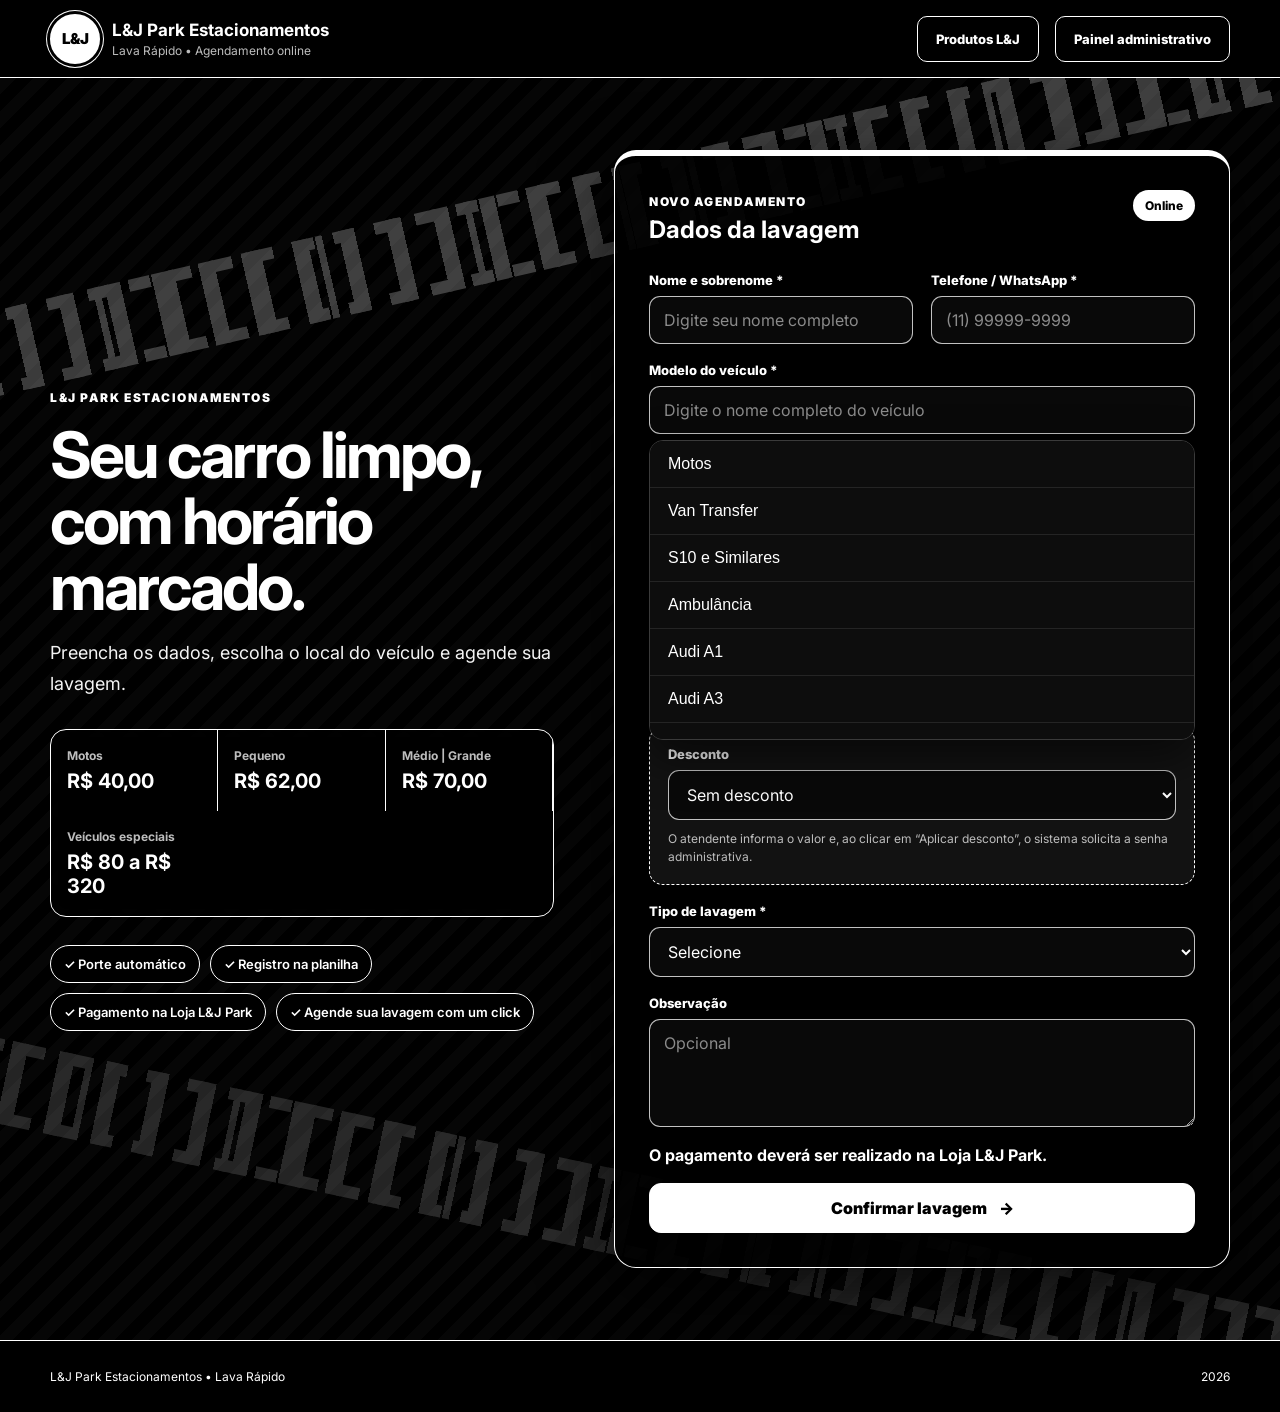
<file: index.html>
<!DOCTYPE html>
<html lang="pt-BR">
<head>
  <meta charset="UTF-8">
  <meta name="viewport" content="width=device-width,initial-scale=1.0">
  <meta name="description" content="Agendamento de lavagem de veículos da L&J Park Estacionamentos">
  <title>Agendamento de Lavagem | L&J Park Estacionamentos</title>

  <link rel="preconnect" href="https://fonts.googleapis.com">
  <link rel="preconnect" href="https://fonts.gstatic.com" crossorigin>
  <link href="https://fonts.googleapis.com/css2?family=Inter:wght@400;500;600;700;800;900&display=swap" rel="stylesheet">

  <link rel="stylesheet" href="style.css">

  <style>
    /* Ajuste específico do cabeçalho da página inicial */
    .topbar {
      gap: 24px;
    }

    .header-buttons {
      display: flex !important;
      align-items: center;
      justify-content: flex-end;
      gap: 16px !important;
      flex-wrap: wrap;
    }

    .header-buttons .admin-link {
      display: inline-flex !important;
      align-items: center;
      justify-content: center;
      min-height: 46px;
      margin: 0 !important;
      padding: 12px 18px;
      white-space: nowrap;
    }

    @media (max-width: 620px) {
      .topbar {
        flex-direction: column;
        align-items: stretch;
        gap: 18px;
      }

      .brand {
        justify-content: center;
      }

      .header-buttons {
        width: 100%;
        display: grid !important;
        grid-template-columns: 1fr 1fr;
        gap: 12px !important;
      }

      .header-buttons .admin-link {
        width: 100%;
        min-width: 0;
        font-size: 12px !important;
        text-align: center;
      }

      .header-buttons .admin-link::after {
        content: none !important;
      }
    }

    @media (max-width: 420px) {
      .header-buttons {
        grid-template-columns: 1fr;
      }
    }
  
    .discount-box {
      grid-column: 1 / -1;
      padding: 18px;
      border: 1px dashed var(--white);
      border-radius: 14px;
      background: var(--black-3);
    }

    .discount-fields {
      display: grid;
      grid-template-columns: 1fr 1fr;
      gap: 18px;
      margin-top: 16px;
    }

    .discount-note {
      margin: 10px 0 0;
      color: var(--muted);
      font-size: 12px;
      line-height: 1.5;
    }

    .discount-note.success {
      color: #72d991;
      font-weight: 700;
    }

    .discount-note.error {
      color: #ff8c8c;
      font-weight: 700;
    }

    .discount-action-field {
      display: flex;
      flex-direction: column;
      justify-content: flex-end;
    }

    .discount-action-field .secondary-button {
      min-height: 52px;
      width: 100%;
    }

    @media (max-width: 620px) {
      .discount-fields {
        grid-template-columns: 1fr;
      }
    }

  
    .vehicle-search-field {
      position: relative;
    }

    .vehicle-search-field > label {
      font-size: 13px;
      font-weight: 800;
      color: var(--white);
    }

    .vehicle-search-results{
    position:absolute;
    top:calc(100% + 6px);
    left:0;
    right:0;
    z-index:999;
    max-height:300px;
    overflow-y:auto;

    background:#0d0d0d;
    border:1px solid #3a3a3a;
    border-radius:14px;
    box-shadow:0 18px 45px rgba(0,0,0,.55);
}

.vehicle-search-item{
    width:100%;
    padding:14px 18px;

    background:#0d0d0d;
    color:#ffffff;

    border:none;
    border-bottom:1px solid #242424;

    text-align:left;
    font-size:16px;
    cursor:pointer;
    transition:.15s;
}

.vehicle-search-item:last-child{
    border-bottom:none;
}

.vehicle-search-item:hover,
.vehicle-search-item.active{
    background:#1976ff;
    color:#fff;
}

.vehicle-search-empty{
    padding:15px;
    color:#9b9b9b;
    background:#0d0d0d;
}
  </style>
</head>

<body>

<header class="topbar">
  <div class="brand">
    <div class="brand-icon">L&amp;J</div>

    <div>
      <strong>L&amp;J Park Estacionamentos</strong>
      <span>Lava Rápido • Agendamento online</span>
    </div>
  </div>

  <div class="header-buttons">
    <a class="admin-link" href="produtos.html">
      Produtos L&amp;J
    </a>

    <a class="admin-link" href="admin.html">
      Painel administrativo
    </a>
  </div>
</header>

<main>
  <section class="hero">
    <div class="tire-track tire-track-one"></div>
    <div class="tire-track tire-track-two"></div>

    <div class="hero-content">
      <span class="eyebrow">L&J Park Estacionamentos</span>

      <h1>Seu carro limpo, com horário marcado.</h1>

      <p>
        Preencha os dados, escolha o local do veículo e agende sua lavagem.
      </p>

     <div class="price-list">
  <div>
    <span>Motos</span>
    <strong>R$ 40,00</strong>
  </div>

  <div>
    <span>Pequeno</span>
    <strong>R$ 62,00</strong>
  </div>

  <div>
    <span>Médio | Grande</span>
    <strong>R$ 70,00</strong>
  </div>

  <div>
    <span>Veículos especiais</span>
    <strong>R$ 80 a R$ 320</strong>
  </div>
</div>

      <div class="hero-badges">
        <span>✓ Porte automático</span>
        <span>✓ Registro na planilha</span>
        <span>✓ Pagamento na Loja L&J Park</span>
        <span>✓ Agende sua lavagem com um click</span>
        
      </div>
    </div>

    <div class="form-card">
      <div class="card-heading">
        <div>
          <span class="step-label">Novo agendamento</span>
          <h2>Dados da lavagem</h2>
        </div>

        <span class="status-dot">Online</span>
      </div>

      <form id="bookingForm" novalidate>
        <div class="field-grid">
          <label class="field">
            <span>Nome e sobrenome *</span>
            <input
              id="nome"
              maxlength="100"
              required
              placeholder="Digite seu nome completo"
            >
          </label>

          <label class="field">
            <span>Telefone / WhatsApp *</span>
            <input
              id="telefone"
              type="tel"
              maxlength="16"
              required
              placeholder="(11) 99999-9999"
            >
          </label>

          <div class="field full-row vehicle-search-field">
            <label for="modelo">Modelo do veículo *</label>

            <input
              id="modelo"
              type="text"
              autocomplete="off"
              required
              placeholder="Digite o nome completo do veículo"
              aria-autocomplete="list"
              aria-controls="vehicleSearchResults"
              aria-expanded="false"
            >

            <div
              id="vehicleSearchResults"
              class="vehicle-search-results hidden"
              role="listbox"
            ></div>
          </div>

          <label class="field">
            <span>Placa *</span>
            <input
              id="placa"
              maxlength="7"
              required
              placeholder="ABC1D23"
            >
          </label>

          <label class="field">
            <span>Porte</span>
            <input
              id="porteDisplay"
              readonly
              placeholder="Automático"
            >
            <input id="porte" type="hidden">
          </label>

          <label class="field">
            <span>Valor</span>
            <input
              id="valorDisplay"
              readonly
              placeholder="Automático"
            >
            <input id="valor" type="hidden">
          </label>

          <label class="field">
            <span>Local do veículo *</span>

            <select id="localVeiculo" required>
              <option value="">Selecione</option>
              <option>Carrefour</option>
              <option>Pedrinhas</option>
              <option>Coberto</option>
              <option>Telhadinho</option>
              <option>Mensageria</option>
              <option>Frente da loja L&J</option>
              <option>Estacionamento J</option>
              <option>Outros</option>
            </select>
          </label>

          <label class="field hidden" id="outroLocalField">
            <span>Informe o local *</span>
            <input
              id="outroLocal"
              maxlength="100"
              placeholder="Digite onde o veículo está"
            >
          </label>

          <label class="field">
            <span>Data da lavagem *</span>
            <input id="data" type="date" required>
          </label>

          <label class="field">
            <span>Horário de saída *</span>
            <input id="horarioSaida" type="time" required>
          </label>


          <div class="discount-box">
            <label class="field">
              <span>Desconto</span>
              <select id="discountOption">
                <option value="">Sem desconto</option>
                <option value="apply">--- Aplicar desconto ---</option>
              </select>
            </label>

            <div id="discountFields" class="discount-fields hidden">
              <label class="field">
                <span>Valor do desconto *</span>
                <input
                  id="discountValue"
                  type="number"
                  min="0.01"
                  step="0.01"
                  placeholder="0,00"
                >
              </label>

              <div class="field discount-action-field">
                <span>Autorização administrativa *</span>
                <button
                  id="applyDiscountButton"
                  class="secondary-button"
                  type="button"
                >
                  Aplicar desconto
                </button>
              </div>
            </div>

            <p id="discountStatus" class="discount-note">
              O atendente informa o valor e, ao clicar em “Aplicar desconto”, o sistema solicita a senha administrativa.
            </p>
          </div>

          <label class="field full-row">
            <span>Tipo de lavagem *</span>

            <select id="tipoLavagem" required>
              <option value="">Selecione</option>
              <option value="Lavagem Especial">Lavagem Especial</option>
              <option value="Higienização">Higienização</option>
              <option value="Lavagem com Cera">Lavagem com Cera</option>
            </select>
          </label>
        </div>

        <div id="priceSummary" class="price-summary hidden">
          <div>
            <span>Veículo</span>
            <strong id="summaryVehicle">—</strong>
          </div>

          <div class="summary-price">
            <span>Valor</span>
            <strong id="summaryPrice">R$ 0,00</strong>
          </div>
        </div>

        <label class="field full-width">
          <span>Observação</span>

          <textarea
            id="observacoes"
            maxlength="500"
            rows="4"
            placeholder="Opcional"
          ></textarea>
        </label>

        <p class="payment-note">
          O pagamento deverá ser realizado na Loja L&J Park.
        </p>

        <button
          class="primary-button"
          type="submit"
          id="submitButton"
        >
          <span>Confirmar lavagem</span>
          <span>→</span>
        </button>
      </form>

      <div id="message" class="message" role="status"></div>
    </div>
  </section>
</main>

<footer>
  <span>L&J Park Estacionamentos • Lava Rápido</span>
  <span id="year"></span>
</footer>

<script src="config.js?v=4"></script>
<script src="script-lj-v7.js?v=7"></script>

</body>
</html>
</file>
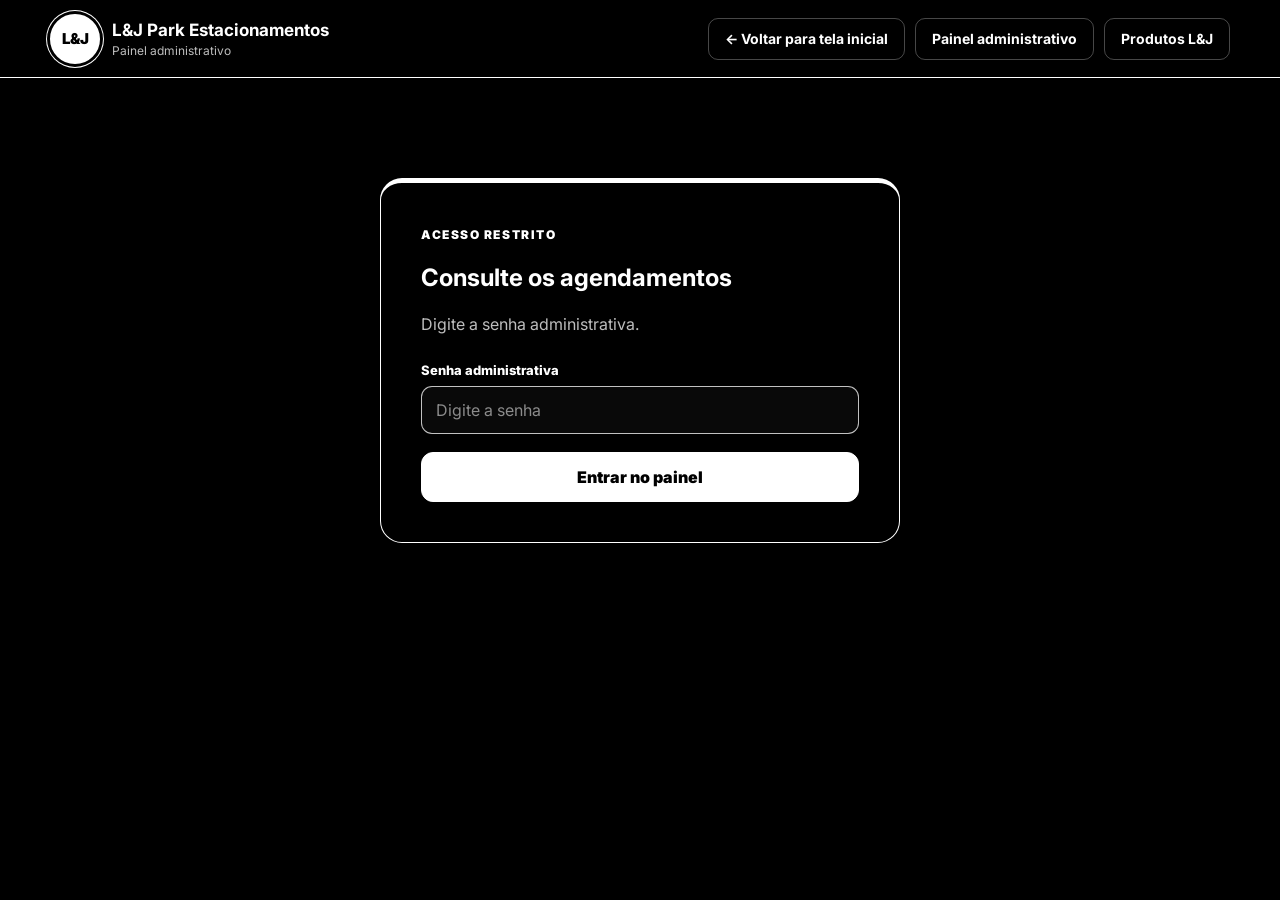
<file: admin.html>
<!DOCTYPE html>
<html lang="pt-BR">
<head>
  <meta charset="UTF-8">
  <meta name="viewport" content="width=device-width, initial-scale=1.0">
  <meta name="robots" content="noindex,nofollow">
  <title>Painel Administrativo | L&J Park Estacionamentos</title>

  <link rel="preconnect" href="https://fonts.googleapis.com">
  <link rel="preconnect" href="https://fonts.gstatic.com" crossorigin>
  <link href="https://fonts.googleapis.com/css2?family=Inter:wght@400;500;600;700;800&display=swap" rel="stylesheet">
  <link rel="stylesheet" href="style.css">

  <style>
    .report-card,
    .products-card {
      background: #fff;
      color: #111;
      padding: 24px;
      margin-bottom: 24px;
      border-radius: 16px;
    }

    .report-card h2,
    .products-card h2 {
      margin: 0 0 8px;
      color: #111;
    }

    .report-card p,
    .products-card p {
      margin: 0 0 20px;
      color: #555;
    }

    .report-card .field > span,
    .products-card .field > span {
      color: #111;
    }

    .report-card input,
    .report-card select,
    .products-card input {
      background: #fff;
      color: #111;
      border-color: #bbb;
    }

    .report-card select option {
      background: #fff;
      color: #111;
    }

    .report-filters {
      display: grid;
      grid-template-columns: repeat(4, minmax(160px, 1fr));
      gap: 16px;
      align-items: end;
    }

    .report-actions,
    .product-actions {
      display: flex;
      gap: 10px;
      flex-wrap: wrap;
    }

    .report-result {
      display: grid;
      grid-template-columns: repeat(5, 1fr);
      gap: 14px;
      margin-top: 20px;
    }

    .report-number {
      padding: 18px;
      border: 1px solid #ddd;
      border-radius: 12px;
      background: #fafafa;
    }

    .report-number span {
      display: block;
      color: #666;
      font-size: 13px;
    }

    .report-number strong {
      display: block;
      margin-top: 4px;
      color: #111;
      font-size: 28px;
    }

    .report-number small {
      display: block;
      margin-top: 6px;
      color: #666;
      font-size: 12px;
      font-weight: 600;
    }

    .product-form {
      display: grid;
      grid-template-columns: 2fr 1fr 1fr auto;
      gap: 16px;
      align-items: end;
      margin-bottom: 22px;
    }

    .products-table-wrapper {
      overflow-x: auto;
      border: 1px solid #e2e2e2;
      border-radius: 12px;
    }

    .products-table {
      width: 100%;
      min-width: 700px;
      border-collapse: collapse;
    }

    .products-table th,
    .products-table td {
      padding: 14px;
      text-align: left;
      vertical-align: middle;
      border-bottom: 1px solid #e8e8e8;
      color: #111;
    }

    .products-table th {
      background: #f5f5f5;
      color: #111;
      font-size: 13px;
      font-weight: 800;
    }

    .products-table tbody tr:last-child td {
      border-bottom: 0;
    }

    .product-status {
      display: inline-block;
      padding: 6px 10px;
      border-radius: 999px;
      color: #111;
      font-size: 12px;
      font-weight: 700;
      white-space: nowrap;
    }

    .product-status.available {
      background: #e7f7ec;
    }

    .product-status.sold-out {
      background: #fde8e8;
    }

    .product-action-buttons {
      display: flex;
      gap: 8px;
      flex-wrap: wrap;
    }

    .product-edit-button,
    .product-delete-button {
      border: 0;
      border-radius: 8px;
      padding: 8px 12px;
      font: inherit;
      font-size: 13px;
      font-weight: 700;
      cursor: pointer;
    }

    .product-edit-button {
      background: #111;
      color: #fff;
    }

    .product-delete-button {
      background: #ececec;
      color: #111;
    }

    .product-empty {
      padding: 24px;
      text-align: center;
      color: #666;
    }

    .product-message {
      min-height: 22px;
      margin: 0 0 14px;
      font-size: 14px;
      font-weight: 700;
    }

    .product-message.success {
      color: #176b34;
    }

    .product-message.error {
      color: #a61b1b;
    }


    .admin-header-menu {
      display: flex;
      align-items: center;
      gap: 10px;
      flex-wrap: wrap;
    }

    .admin-header-menu a {
      display: inline-flex;
      align-items: center;
      justify-content: center;
      min-height: 42px;
      padding: 10px 16px;
      border: 1px solid rgba(255, 255, 255, 0.28);
      border-radius: 10px;
      color: #fff;
      text-decoration: none;
      font-size: 14px;
      font-weight: 700;
      transition: background 0.2s ease, border-color 0.2s ease;
    }

    .admin-header-menu a:hover,
    .admin-header-menu a:focus-visible {
      background: rgba(255, 255, 255, 0.12);
      border-color: rgba(255, 255, 255, 0.5);
      outline: none;
    }

    html {
      scroll-behavior: smooth;
    }

    #dashboard,
    #produtos {
      scroll-margin-top: 24px;
    }

    @media (max-width: 950px) {
      .product-form {
        grid-template-columns: 1fr 1fr;
      }
    }

    @media (max-width: 850px) {
      .report-filters,
      .report-result {
        grid-template-columns: 1fr 1fr;
      }
    }

    @media (max-width: 560px) {

      .admin-header-menu {
        width: 100%;
      }

      .admin-header-menu a {
        flex: 1;
      }

      .report-filters,
      .report-result,
      .product-form {
        grid-template-columns: 1fr;
      }

      .report-actions,
      .product-actions {
        flex-direction: column;
      }

      .report-actions button,
      .product-actions button {
        width: 100%;
      }
    }

    .booking-action-buttons {
      display: flex;
      align-items: center;
      gap: 10px;
      min-width: 320px;
    }

    .booking-action-buttons .status-select {
      min-width: 185px;
    }

    .duplicate-booking-button {
      min-height: 42px;
      padding: 10px 14px;
      border: 0;
      border-radius: 10px;
      background: #fff;
      color: #111;
      font: inherit;
      font-size: 13px;
      font-weight: 800;
      cursor: pointer;
      white-space: nowrap;
      box-shadow: inset 0 0 0 1px #bbb;
    }

    .duplicate-booking-button:hover,
    .duplicate-booking-button:focus-visible {
      background: #ededed;
      outline: none;
    }

    .duplicate-modal {
      position: fixed;
      inset: 0;
      z-index: 1000;
      display: flex;
      align-items: center;
      justify-content: center;
      padding: 20px;
      background: rgba(0, 0, 0, 0.78);
    }

    .duplicate-modal.hidden {
      display: none;
    }

    .duplicate-modal-card {
      width: min(520px, 100%);
      padding: 26px;
      border-radius: 18px;
      background: #fff;
      color: #111;
      box-shadow: 0 24px 70px rgba(0, 0, 0, 0.45);
    }

    .duplicate-modal-header {
      display: flex;
      align-items: flex-start;
      justify-content: space-between;
      gap: 18px;
      margin-bottom: 18px;
    }

    .duplicate-modal-header h2 {
      margin: 0 0 6px;
      color: #111;
    }

    .duplicate-modal-header p {
      margin: 0;
      color: #555;
      line-height: 1.5;
    }

    .duplicate-modal-close {
      width: 38px;
      height: 38px;
      flex: 0 0 38px;
      border: 0;
      border-radius: 50%;
      background: #ededed;
      color: #111;
      font-size: 24px;
      line-height: 1;
      cursor: pointer;
    }

    .duplicate-modal-fields {
      display: grid;
      grid-template-columns: 1fr 1fr;
      gap: 14px;
    }

    .duplicate-modal-card .field > span {
      color: #111;
    }

    .duplicate-modal-card input {
      background: #fff;
      color: #111;
      border-color: #aaa;
    }

    .duplicate-modal-actions {
      display: flex;
      justify-content: flex-end;
      gap: 10px;
      margin-top: 20px;
    }

    .duplicate-message {
      min-height: 22px;
      margin-top: 14px;
      font-size: 13px;
      font-weight: 700;
    }

    .duplicate-message.success {
      color: #176b34;
    }

    .duplicate-message.error {
      color: #a61b1b;
    }

    @media (max-width: 620px) {
      .booking-action-buttons {
        min-width: 230px;
        flex-direction: column;
        align-items: stretch;
      }

      .booking-action-buttons .status-select {
        min-width: 0;
      }

      .duplicate-modal-fields {
        grid-template-columns: 1fr;
      }

      .duplicate-modal-actions {
        flex-direction: column-reverse;
      }

      .duplicate-modal-actions button {
        width: 100%;
      }
    }

  </style>
</head>

<body class="admin-body">
<header class="topbar">
  <div class="brand">
    <div class="brand-icon">L&amp;J</div>
    <div>
      <strong>L&amp;J Park Estacionamentos</strong>
      <span>Painel administrativo</span>
    </div>
  </div>

  <nav class="admin-header-menu" aria-label="Navegação do painel">
    <a href="index.html">← Voltar para tela inicial</a>
    <a href="#dashboard">Painel administrativo</a>
    <a href="#produtos">Produtos L&amp;J</a>
  </nav>
</header>

<main class="admin-main">
  <section class="admin-login" id="adminLogin">
    <span class="eyebrow">Acesso restrito</span>
    <h1>Consulte os agendamentos</h1>
    <p>Digite a senha administrativa.</p>

    <form id="adminForm">
      <label class="field">
        <span>Senha administrativa</span>
        <input type="password" id="adminToken" required placeholder="Digite a senha">
      </label>

      <button class="primary-button" type="submit">Entrar no painel</button>
    </form>

    <div id="adminMessage" class="message" role="status"></div>
  </section>

  <section id="dashboard" class="dashboard hidden">
    <div class="dashboard-header">
      <div>
        <span class="eyebrow">Visão geral</span>
        <h1>Agendamentos registrados</h1>
      </div>

      <button id="refreshButton" class="secondary-button" type="button">Atualizar</button>
    </div>

    <div class="stats-grid">
      <article class="stat-card">
        <span>Total</span>
        <strong id="totalBookings">0</strong>
      </article>

      <article class="stat-card">
        <span>Lavados</span>
        <strong id="washedBookings">0</strong>
      </article>

      <article class="stat-card">
        <span>Hoje</span>
        <strong id="todayBookings">0</strong>
      </article>

      <article class="stat-card">
        <span>Faturamento concluído</span>
        <strong id="completedRevenue">R$ 0,00</strong>
      </article>
    </div>

    <section class="report-card">
      <h2>Relatório de lavagens</h2>
      <p>Escolha o período e o status para consultar os registros e exportar o relatório.</p>

      <div class="report-filters">
        <label class="field">
          <span>Data inicial</span>
          <input type="date" id="reportStart">
        </label>

        <label class="field">
          <span>Data final</span>
          <input type="date" id="reportEnd">
        </label>

        <label class="field">
          <span>Status</span>
          <select id="reportStatus">
            <option value="">Todos</option>
            <option value="Agendado">Agendados</option>
            <option value="Em andamento">Em andamento</option>
            <option value="Não Pagou">Não Pagou</option>
            <option value="Concluído">Concluídos</option>
            <option value="Cancelado">Cancelados</option>
          </select>
        </label>

        <div class="report-actions">
          <button id="generateReport" class="primary-button" type="button">Gerar relatório</button>
          <button id="exportCsv" class="secondary-button" type="button">Extrair CSV</button>
        </div>
      </div>

      <div class="report-result">
        <div class="report-number">
          <span>Registros no período</span>
          <strong id="reportTotal">0</strong>
        </div>

        <div class="report-number">
          <span>Veículos lavados</span>
          <strong id="reportWashed">0</strong>
        </div>

        <div class="report-number">
          <span>Cancelados</span>
          <strong id="reportCanceled">0</strong>
        </div>

        <div class="report-number">
          <span>Saldo devedor</span>
          <strong id="reportUnpaidValue">R$ 0,00</strong>
          <small id="reportUnpaid">0 registros com status Não Pagou</small>
        </div>

        <div class="report-number">
          <span>Faturamento concluído</span>
          <strong id="reportRevenue">R$ 0,00</strong>
        </div>
      </div>
    </section>

    <section id="produtos" class="products-card">
      <h2>Produtos L&amp;J</h2>
      <p>Cadastre e controle os produtos e a quantidade em estoque.</p>

      <form id="productForm" class="product-form">
        <label class="field">
          <span>Nome do produto</span>
          <input type="text" id="productName" required maxlength="100" placeholder="Ex.: Cera automotiva">
        </label>

        <label class="field">
          <span>Valor</span>
          <input type="number" id="productPrice" required min="0" step="0.01" placeholder="0,00">
        </label>

        <label class="field">
          <span>Quantidade em estoque</span>
          <input type="number" id="productStock" required min="0" step="1" placeholder="0">
        </label>

        <div class="product-actions">
          <button type="submit" id="saveProductButton" class="primary-button">Cadastrar produto</button>
          <button type="button" id="cancelProductEdit" class="secondary-button hidden">Cancelar edição</button>
        </div>
      </form>

      <div id="productMessage" class="product-message" role="status" aria-live="polite"></div>

      <div class="products-table-wrapper">
        <table class="products-table">
          <thead>
            <tr>
              <th>Nome</th>
              <th>Valor</th>
              <th>Estoque</th>
              <th>Status</th>
              <th>Ações</th>
            </tr>
          </thead>
          <tbody id="productsTable"></tbody>
        </table>

        <div id="productsEmpty" class="product-empty">Nenhum produto cadastrado.</div>
      </div>
    </section>

    <div class="filters-card">
      <label class="field">
        <span>Filtrar por data</span>
        <input type="date" id="filterDate">
      </label>

      <label class="field">
        <span>Pesquisar</span>
        <input type="search" id="filterSearch" placeholder="Nome, placa, telefone, protocolo ou modelo">
      </label>
    </div>

    <div class="table-card">
      <div class="table-scroll">
        <table>
          <thead>
            <tr>
              <th>Protocolo</th>
              <th>Data da lavagem</th>
              <th>Horário de saída</th>
              <th>Nome</th>
              <th>Telefone</th>
              <th>Modelo</th>
              <th>Placa</th>
              <th>Porte</th>
              <th>Local</th>
              <th>Tipo</th>
              <th>Valor</th>
              <th>Observação</th>
              <th>Status</th>
              <th>Alterar status</th>
              <th>Registrado em</th>
            </tr>
          </thead>
          <tbody id="bookingsTable"></tbody>
        </table>
      </div>

      <div id="emptyState" class="empty-state hidden">Nenhum agendamento encontrado.</div>
    </div>
  </section>
</main>


<div id="duplicateModal" class="duplicate-modal hidden" aria-hidden="true">
  <div class="duplicate-modal-card" role="dialog" aria-modal="true" aria-labelledby="duplicateModalTitle">
    <div class="duplicate-modal-header">
      <div>
        <h2 id="duplicateModalTitle">Duplicar agendamento</h2>
        <p id="duplicateBookingInfo">Selecione a nova data e o novo horário.</p>
      </div>

      <button id="closeDuplicateButton" class="duplicate-modal-close" type="button" aria-label="Fechar">×</button>
    </div>

    <form id="duplicateForm">
      <div class="duplicate-modal-fields">
        <label class="field">
          <span>Nova data da lavagem *</span>
          <input id="duplicateDate" type="date" required>
        </label>

        <label class="field">
          <span>Novo horário de saída *</span>
          <input id="duplicateTime" type="time" required>
        </label>
      </div>

      <div id="duplicateMessage" class="duplicate-message" role="status" aria-live="polite"></div>

      <div class="duplicate-modal-actions">
        <button id="cancelDuplicateButton" class="secondary-button" type="button">Cancelar</button>
        <button id="confirmDuplicateButton" class="primary-button" type="submit">Criar novo agendamento</button>
      </div>
    </form>
  </div>
</div>

<script src="config.js?v=7"></script>
<script src="admin.js?v=7"></script>
</body>
</html>
</file>
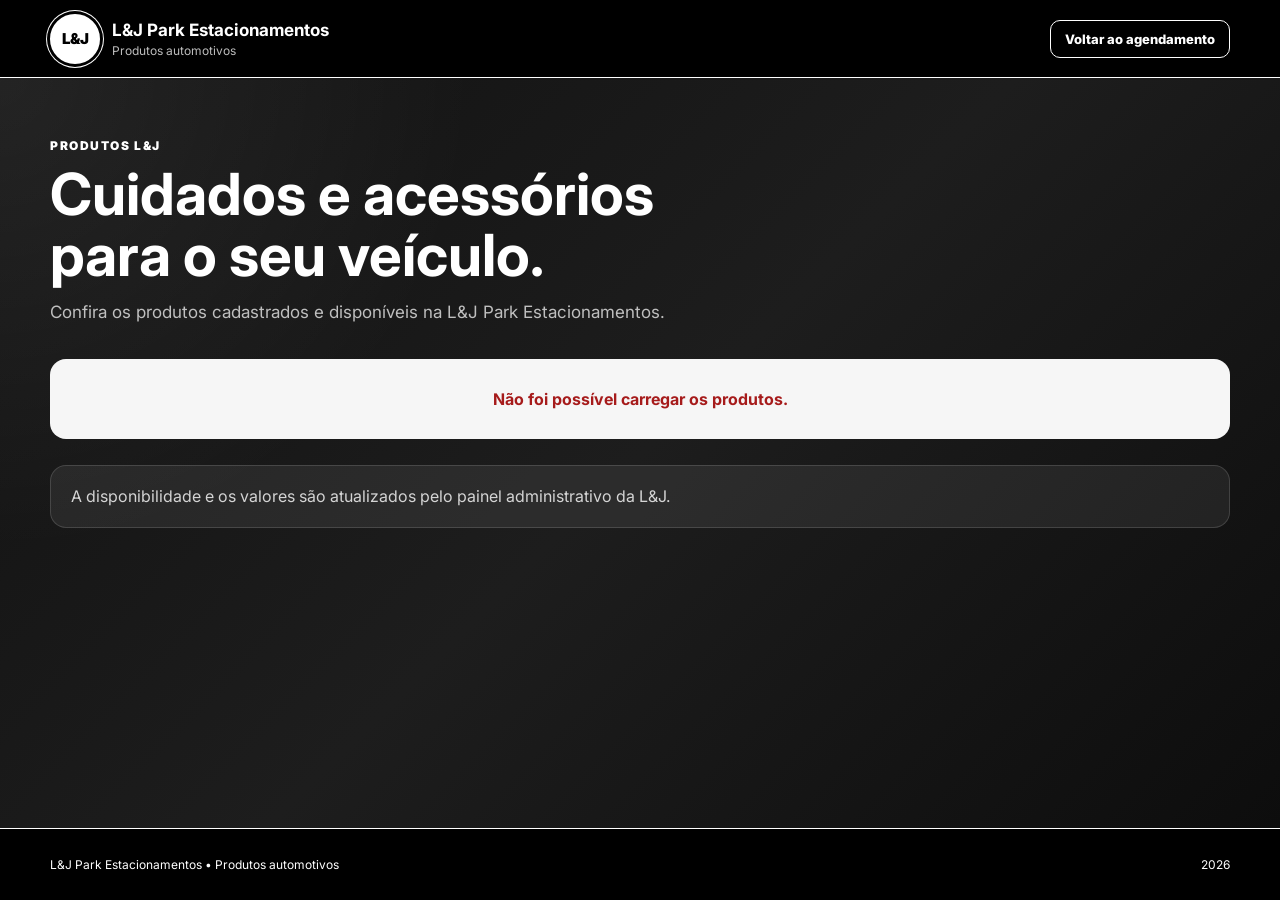
<file: produtos.html>
<!DOCTYPE html>
<html lang="pt-BR">
<head>
  <meta charset="UTF-8">
  <meta name="viewport" content="width=device-width, initial-scale=1.0">
  <meta name="description" content="Produtos disponíveis na L&J Park Estacionamentos">
  <title>Produtos L&J | L&J Park Estacionamentos</title>

  <link rel="preconnect" href="https://fonts.googleapis.com">
  <link rel="preconnect" href="https://fonts.gstatic.com" crossorigin>
  <link href="https://fonts.googleapis.com/css2?family=Inter:wght@400;500;600;700;800;900&display=swap" rel="stylesheet">
  <link rel="stylesheet" href="style.css">

  <style>
    .products-page {
      min-height: calc(100vh - 150px);
      padding: 56px 24px 72px;
      background:
        radial-gradient(circle at top left, rgba(255,255,255,.08), transparent 32%),
        linear-gradient(135deg, #111 0%, #1d1d1d 50%, #0d0d0d 100%);
    }

    .products-container { width: min(1180px, 100%); margin: 0 auto; }
    .products-heading { max-width: 720px; margin-bottom: 32px; }
    .products-heading h1 { margin: 10px 0 12px; color: #fff; font-size: clamp(34px,5vw,58px); line-height: 1.05; }
    .products-heading p { margin: 0; color: rgba(255,255,255,.72); font-size: 17px; line-height: 1.7; }
    .products-grid { display: grid; grid-template-columns: repeat(3,minmax(0,1fr)); gap: 18px; }

    .product-card {
      min-height: 230px;
      padding: 24px;
      border: 1px solid rgba(255,255,255,.12);
      border-radius: 20px;
      background: rgba(255,255,255,.96);
      box-shadow: 0 18px 40px rgba(0,0,0,.22);
      display: flex;
      flex-direction: column;
      justify-content: space-between;
      transition: transform .2s ease, box-shadow .2s ease;
    }

    .product-card:hover { transform: translateY(-4px); box-shadow: 0 24px 50px rgba(0,0,0,.28); }
    .product-icon { width: 52px; height: 52px; border-radius: 15px; background: #111; color: #fff; display: grid; place-items: center; font-size: 25px; margin-bottom: 22px; }
    .product-card h2 { margin: 0 0 8px; color: #111; font-size: 20px; line-height: 1.3; }
    .product-price { margin: 0; color: #111; font-size: 24px; font-weight: 900; }
    .product-stock { margin: 8px 0 0; color: #666; font-size: 13px; font-weight: 700; }

    .product-status {
      display: inline-flex;
      align-items: center;
      align-self: flex-start;
      gap: 7px;
      margin-top: 20px;
      padding: 8px 11px;
      border-radius: 999px;
      font-size: 12px;
      font-weight: 800;
    }

    .product-status::before { content: ""; width: 8px; height: 8px; border-radius: 50%; background: currentColor; }
    .product-status.available { background: #eaf8ef; color: #176b34; }
    .product-status.sold-out { background: #fde8e8; color: #a61b1b; }

    .products-loading,
    .products-empty,
    .products-error {
      grid-column: 1 / -1;
      padding: 30px;
      border-radius: 16px;
      text-align: center;
      background: rgba(255,255,255,.96);
      color: #222;
      font-weight: 700;
    }

    .products-error { color: #a61b1b; }
    .products-note { margin-top: 26px; padding: 18px 20px; border: 1px solid rgba(255,255,255,.14); border-radius: 16px; background: rgba(255,255,255,.07); color: rgba(255,255,255,.8); line-height: 1.6; }

    @media (max-width: 900px) {
      .products-grid { grid-template-columns: repeat(2,minmax(0,1fr)); }
    }

    @media (max-width: 620px) {
      .topbar { align-items: flex-start; gap: 18px; }
      .products-page { padding: 38px 16px 56px; }
      .products-grid { grid-template-columns: 1fr; }
      .product-card { min-height: 200px; }
    }
  </style>
</head>

<body>
  <header class="topbar">
    <div class="brand">
      <div class="brand-icon">L&amp;J</div>
      <div>
        <strong>L&amp;J Park Estacionamentos</strong>
        <span>Produtos automotivos</span>
      </div>
    </div>

    <a class="admin-link" href="index.html">Voltar ao agendamento</a>
  </header>

  <main class="products-page">
    <div class="products-container">
      <section class="products-heading">
        <span class="eyebrow">Produtos L&amp;J</span>
        <h1>Cuidados e acessórios para o seu veículo.</h1>
        <p>Confira os produtos cadastrados e disponíveis na L&amp;J Park Estacionamentos.</p>
      </section>

      <section id="productsGrid" class="products-grid" aria-label="Catálogo de produtos">
        <div class="products-loading">Carregando produtos...</div>
      </section>

      <div class="products-note">
        A disponibilidade e os valores são atualizados pelo painel administrativo da L&amp;J.
      </div>
    </div>
  </main>

  <footer>
    <span>L&amp;J Park Estacionamentos • Produtos automotivos</span>
    <span id="year"></span>
  </footer>

  <script src="config.js?v=4"></script>
  <script>
    (() => {
      'use strict';

      const apiUrl = window.APP_CONFIG?.API_URL || '';
      const grid = document.getElementById('productsGrid');
      document.getElementById('year').textContent = new Date().getFullYear();

      loadProducts();

      async function loadProducts() {
        try {
          const result = await jsonp({ action: 'listProducts' });

          if (!result.success) {
            throw new Error(result.message || 'Não foi possível carregar os produtos.');
          }

          renderProducts(Array.isArray(result.products) ? result.products : []);
        } catch (error) {
          grid.innerHTML = '';
          const box = document.createElement('div');
          box.className = 'products-error';
          box.textContent = error.message || 'Não foi possível carregar os produtos.';
          grid.appendChild(box);
        }
      }

      function renderProducts(products) {
        grid.innerHTML = '';

        if (!products.length) {
          const empty = document.createElement('div');
          empty.className = 'products-empty';
          empty.textContent = 'Nenhum produto cadastrado no momento.';
          grid.appendChild(empty);
          return;
        }

        products
          .slice()
          .sort((a, b) => String(a.nome).localeCompare(String(b.nome), 'pt-BR'))
          .forEach(product => {
            const stock = Number(product.estoque || 0);
            const available = stock > 0;

            const article = document.createElement('article');
            article.className = 'product-card';

            const content = document.createElement('div');

            const icon = document.createElement('div');
            icon.className = 'product-icon';
            icon.textContent = '🚘';

            const title = document.createElement('h2');
            title.textContent = product.nome || 'Produto';

            const price = document.createElement('p');
            price.className = 'product-price';
            price.textContent = money(product.valor);

            const stockText = document.createElement('p');
            stockText.className = 'product-stock';
            stockText.textContent = available
              ? `${stock} unidade(s) em estoque`
              : 'Sem unidades em estoque';

            const status = document.createElement('span');
            status.className = `product-status ${available ? 'available' : 'sold-out'}`;
            status.textContent = available ? 'Disponível' : 'Esgotado';

            content.append(icon, title, price, stockText);
            article.append(content, status);
            grid.appendChild(article);
          });
      }

      function jsonp(params, timeoutMs = 25000) {
        return new Promise((resolve, reject) => {
          if (!apiUrl) {
            reject(new Error('A URL do Apps Script não foi configurada no config.js.'));
            return;
          }

          const callbackName = `__ljp_${Date.now()}_${Math.random().toString(36).slice(2)}`;
          const script = document.createElement('script');
          const timer = setTimeout(
            () => cleanup(new Error('Não foi possível carregar os produtos.')),
            timeoutMs
          );

          function cleanup(error, data) {
            clearTimeout(timer);

            try {
              delete window[callbackName];
            } catch (_) {
              window[callbackName] = undefined;
            }

            script.remove();
            error ? reject(error) : resolve(data);
          }

          window[callbackName] = data => cleanup(null, data);
          script.onerror = () => cleanup(new Error('Não foi possível carregar os produtos.'));

          script.src = `${apiUrl}${apiUrl.includes('?') ? '&' : '?'}${
            new URLSearchParams({
              ...params,
              callback: callbackName,
              _: Date.now().toString()
            })
          }`;

          document.head.appendChild(script);
        });
      }

      function money(value) {
        return Number(value || 0).toLocaleString('pt-BR', {
          style: 'currency',
          currency: 'BRL'
        });
      }
    })();
  </script>
</body>
</html>
</file>
<file: style.css>
:root {
  --black: #000000;
  --black-2: #090909;
  --black-3: #121212;
  --white: #ffffff;
  --white-soft: #f4f4f4;
  --muted: #bdbdbd;
  --line: rgba(255,255,255,.28);
  --line-strong: rgba(255,255,255,.75);
  --shadow: 0 24px 70px rgba(0,0,0,.65);
}

* { box-sizing: border-box; }
html { scroll-behavior: smooth; }
body {
  margin: 0;
  font-family: Inter, Arial, sans-serif;
  color: var(--white);
  background: var(--black);
}
a { color: inherit; }

.topbar {
  min-height: 78px;
  padding: 12px max(24px, calc((100vw - 1180px)/2));
  display: flex;
  align-items: center;
  justify-content: space-between;
  background: var(--black);
  border-bottom: 1px solid var(--white);
  color: var(--white);
  position: relative;
  z-index: 5;
}
.brand { display: flex; align-items: center; gap: 12px; }
.brand-icon {
  width: 50px;
  height: 50px;
  border-radius: 50%;
  display: grid;
  place-items: center;
  font-size: 15px;
  font-weight: 900;
  color: var(--black);
  background: var(--white);
  border: 2px solid var(--white);
  box-shadow: 0 0 0 3px var(--black), 0 0 0 4px var(--white);
}
.brand strong, .brand span { display: block; }
.brand strong { font-size: 17px; color: var(--white); }
.brand span { font-size: 12px; color: var(--muted); margin-top: 3px; }
.admin-link {
  font-size: 13px;
  font-weight: 800;
  color: var(--white);
  text-decoration: none;
  padding: 10px 14px;
  border: 1px solid var(--white);
  border-radius: 10px;
  transition: .2s;
}
.admin-link:hover { background: var(--white); color: var(--black); }

.hero {
  min-height: 760px;
  padding: 72px max(24px, calc((100vw - 1180px)/2));
  display: grid;
  grid-template-columns: .9fr 1.1fr;
  gap: 60px;
  align-items: center;
  background: var(--black);
  position: relative;
  overflow: hidden;
}
.hero::after {
  content: '';
  position: absolute;
  inset: 0;
  background-image:
    linear-gradient(135deg, rgba(255,255,255,.025) 25%, transparent 25%, transparent 50%, rgba(255,255,255,.025) 50%, rgba(255,255,255,.025) 75%, transparent 75%);
  background-size: 34px 34px;
  pointer-events: none;
}
.tire-track {
  position: absolute;
  width: 150%;
  height: 84px;
  opacity: .23;
  transform: rotate(-13deg);
  background:
    repeating-linear-gradient(90deg, transparent 0 18px, #fff 18px 34px, transparent 34px 48px),
    repeating-linear-gradient(90deg, transparent 0 38px, #fff 38px 45px, transparent 45px 76px);
  pointer-events: none;
}
.tire-track::before,
.tire-track::after {
  content: '';
  position: absolute;
  left: 0;
  right: 0;
  height: 12px;
  background: repeating-linear-gradient(90deg, #fff 0 22px, transparent 22px 42px);
}
.tire-track::before { top: 0; }
.tire-track::after { bottom: 0; }
.tire-track-one { top: 70px; left: -20%; }
.tire-track-two { bottom: 40px; left: -10%; transform: rotate(12deg); opacity: .14; }

.hero-content, .form-card { position: relative; z-index: 2; }
.hero-content h1 {
  margin: 16px 0 18px;
  font-size: clamp(40px, 5vw, 66px);
  line-height: 1.03;
  letter-spacing: -3px;
  color: var(--white);
}
.hero-content p { max-width: 560px; font-size: 18px; line-height: 1.7; color: var(--white-soft); }
.eyebrow, .step-label {
  color: var(--white);
  text-transform: uppercase;
  letter-spacing: .13em;
  font-weight: 900;
  font-size: 12px;
}
.hero-badges { display: flex; flex-wrap: wrap; gap: 10px; margin-top: 28px; }
.hero-badges span {
  padding: 10px 13px;
  border-radius: 999px;
  background: var(--black);
  border: 1px solid var(--white);
  color: var(--white);
  font-size: 13px;
  font-weight: 600;
}
.price-list {
  display: grid;
  grid-template-columns: repeat(3, 1fr);
  max-width: 560px;
  margin-top: 30px;
  background: rgba(0,0,0,.72);
  border: 1px solid var(--white);
  border-radius: 16px;
  overflow: hidden;
  backdrop-filter: blur(8px);
}
.price-list div { padding: 18px 16px; border-right: 1px solid var(--white); }
.price-list div:last-child { border-right: 0; }
.price-list span, .price-list strong { display: block; }
.price-list span { color: var(--muted); font-size: 12px; font-weight: 700; }
.price-list strong { color: var(--white); margin-top: 6px; font-size: 20px; }

.form-card, .admin-login, .table-card, .filters-card {
  background: rgba(0,0,0,.92);
  border: 1px solid var(--white);
  border-radius: 22px;
  box-shadow: var(--shadow);
}
.form-card { padding: 34px; border-top: 6px solid var(--white); }
.card-heading, .dashboard-header { display: flex; justify-content: space-between; align-items: flex-start; gap: 20px; margin-bottom: 28px; }
h1, h2, h3 { color: var(--white); }
h2 { margin: 5px 0 0; }
.status-dot {
  color: var(--black);
  font-size: 12px;
  font-weight: 800;
  background: var(--white);
  border-radius: 999px;
  padding: 8px 12px;
}
.field-grid { display: grid; grid-template-columns: 1fr 1fr; gap: 18px; }
.field { display: flex; flex-direction: column; gap: 8px; }
.full-row { grid-column: 1 / -1; }
.field > span { font-size: 13px; font-weight: 800; color: var(--white); }
.field small { color: var(--muted); font-size: 11px; }
input, select, textarea {
  width: 100%;
  border: 1px solid var(--line-strong);
  border-radius: 11px;
  padding: 13px 14px;
  color: var(--white);
  background: var(--black-2);
  font: inherit;
  outline: none;
  transition: .2s;
}
input::placeholder, textarea::placeholder { color: #8b8b8b; }
select option { background: var(--black); color: var(--white); }
input:focus, select:focus, textarea:focus { border-color: var(--white); box-shadow: 0 0 0 4px rgba(255,255,255,.12); }
input[readonly] { background: var(--black-3); font-weight: 800; color: var(--white); }
select:disabled { background: #0f0f0f; color: #888; }
.custom-vehicle-fields {
  display: grid;
  grid-template-columns: 1fr 1fr;
  gap: 18px;
  padding: 18px;
  background: var(--black-3);
  border: 1px dashed var(--white);
  border-radius: 14px;
}
.price-summary {
  margin-top: 22px;
  display: flex;
  align-items: center;
  justify-content: space-between;
  gap: 20px;
  padding: 18px 20px;
  background: var(--white);
  color: var(--black);
  border-radius: 14px;
  border: 1px solid var(--white);
}
.price-summary span, .price-summary strong { display: block; }
.price-summary span { color: #4a4a4a; font-size: 11px; text-transform: uppercase; letter-spacing: .08em; }
.price-summary strong { margin-top: 5px; color: var(--black); }
.summary-price { text-align: right; }
.summary-price strong { color: var(--black); font-size: 23px; }
.full-width { margin-top: 18px; }
.privacy-check { display: flex; gap: 10px; align-items: flex-start; margin: 20px 0; color: var(--muted); font-size: 12px; line-height: 1.5; }
.privacy-check input { width: auto; margin-top: 2px; accent-color: var(--white); }
.primary-button, .secondary-button {
  border-radius: 12px;
  padding: 14px 18px;
  font: inherit;
  font-weight: 900;
  cursor: pointer;
  transition: .2s;
}
.primary-button {
  width: 100%;
  color: var(--black);
  background: var(--white);
  border: 1px solid var(--white);
  display: flex;
  justify-content: center;
  gap: 12px;
}
.primary-button:hover { transform: translateY(-1px); background: var(--black); color: var(--white); box-shadow: 0 12px 24px rgba(255,255,255,.12); }
.primary-button:disabled { opacity: .65; cursor: wait; }
.secondary-button { background: var(--black); color: var(--white); border: 1px solid var(--white); }
.secondary-button:hover { background: var(--white); color: var(--black); }
.message { display: none; margin-top: 18px; padding: 14px 16px; border-radius: 11px; font-size: 13px; font-weight: 700; border: 1px solid var(--white); }
.message.success, .message.error { display: block; color: var(--white); background: var(--black); }

.info-section {
  max-width: 1180px;
  margin: 0 auto;
  padding: 75px 24px;
  display: grid;
  grid-template-columns: repeat(3, 1fr);
  gap: 24px;
  background: var(--black);
}
.info-section article {
  background: var(--black);
  padding: 28px;
  border: 1px solid var(--white);
  border-radius: 18px;
  border-top: 4px solid var(--white);
}
.info-icon { font-size: 28px; filter: grayscale(1) brightness(2); }
.info-section h3 { margin-bottom: 8px; }
.info-section p { margin: 0; color: var(--muted); line-height: 1.6; }
footer {
  padding: 28px max(24px, calc((100vw - 1180px)/2));
  background: var(--black);
  color: var(--white);
  display: flex;
  justify-content: space-between;
  font-size: 12px;
  border-top: 1px solid var(--white);
}

.admin-body { background: var(--black); }
.admin-main { max-width: 1180px; margin: 0 auto; padding: 60px 24px; }
.admin-login { max-width: 520px; padding: 40px; margin: 40px auto; border-top: 5px solid var(--white); }
.admin-login h1, .dashboard h1 { color: var(--white); }
.admin-login p { color: var(--muted); line-height: 1.6; }
.admin-login form { display: grid; gap: 18px; margin-top: 25px; }
.hidden { display: none !important; }
.stats-grid { display: grid; grid-template-columns: repeat(4, 1fr); gap: 18px; margin-bottom: 24px; }
.stat-card { padding: 24px; background: var(--black); border: 1px solid var(--white); border-radius: 16px; border-top: 4px solid var(--white); }
.stat-card span { color: var(--muted); font-size: 12px; font-weight: 700; }
.stat-card strong { display: block; margin-top: 8px; font-size: 34px; color: var(--white); }
.filters-card { padding: 20px; display: grid; grid-template-columns: 220px 1fr; gap: 16px; margin-bottom: 24px; box-shadow: none; }
.table-card { overflow: hidden; box-shadow: none; }
.table-scroll { overflow-x: auto; }
table { width: 100%; border-collapse: collapse; min-width: 1150px; }
th, td { text-align: left; padding: 14px 16px; border-bottom: 1px solid var(--line); font-size: 12px; white-space: nowrap; color: var(--white); }
th { color: var(--black); background: var(--white); text-transform: uppercase; letter-spacing: .05em; }
.empty-state { text-align: center; color: var(--muted); padding: 40px; }

@media (max-width: 900px) {
  .hero { grid-template-columns: 1fr; padding-top: 45px; }
  .hero-content h1 { letter-spacing: -2px; }
  .info-section, .stats-grid { grid-template-columns: 1fr 1fr; }
}
@media (max-width: 620px) {
  .topbar { height: auto; padding: 14px 18px; }
  .brand strong { font-size: 14px; }
  .admin-link { font-size: 0; }
  .admin-link::after { content: 'Painel'; font-size: 12px; }
  .hero { padding: 42px 16px; gap: 36px; }
  .hero-content h1 { font-size: 40px; }
  .form-card { padding: 23px 18px; }
  .field-grid, .info-section, .stats-grid, .filters-card, .custom-vehicle-fields { grid-template-columns: 1fr; }
  .price-list { grid-template-columns: 1fr; }
  .price-list div { border-right: 0; border-bottom: 1px solid var(--white); }
  .price-list div:last-child { border-bottom: 0; }
  .price-summary { align-items: flex-start; }
  .info-section { padding: 48px 16px; }
  footer { padding: 24px 18px; }
}

.whatsapp-fallback { margin-top: 12px; text-decoration: none; justify-content: center; }

.payment-note {
  margin: 18px 0;
  color: #fff;
  font-weight: 700;
}

.status-select {
  min-width: 145px;
  padding: 8px;
  color: #111 !important;
  background-color: #fff;
  border: 1px solid #bdbdbd;
}

.status-select option {
  color: #111;
  background-color: #fff;
}

.action-cell {
  min-width: 180px;
}

.status-badge {
  display: inline-flex;
  align-items: center;
  justify-content: center;
  padding: 6px 14px;
  border-radius: 999px;
  color: #111 !important;
  background: #eeeeee;
  font-size: 12px;
  font-weight: 700;
  white-space: nowrap;
}

.status-badge.agendado { background: #e5e5e5; }
.status-badge.andamento { background: #ffd966; }
.status-badge.concluido { background: #8fd694; }
.status-badge.cancelado { background: #ffb3b3; }
.status-badge.naopago { background: #ffcc80; }
</file>
